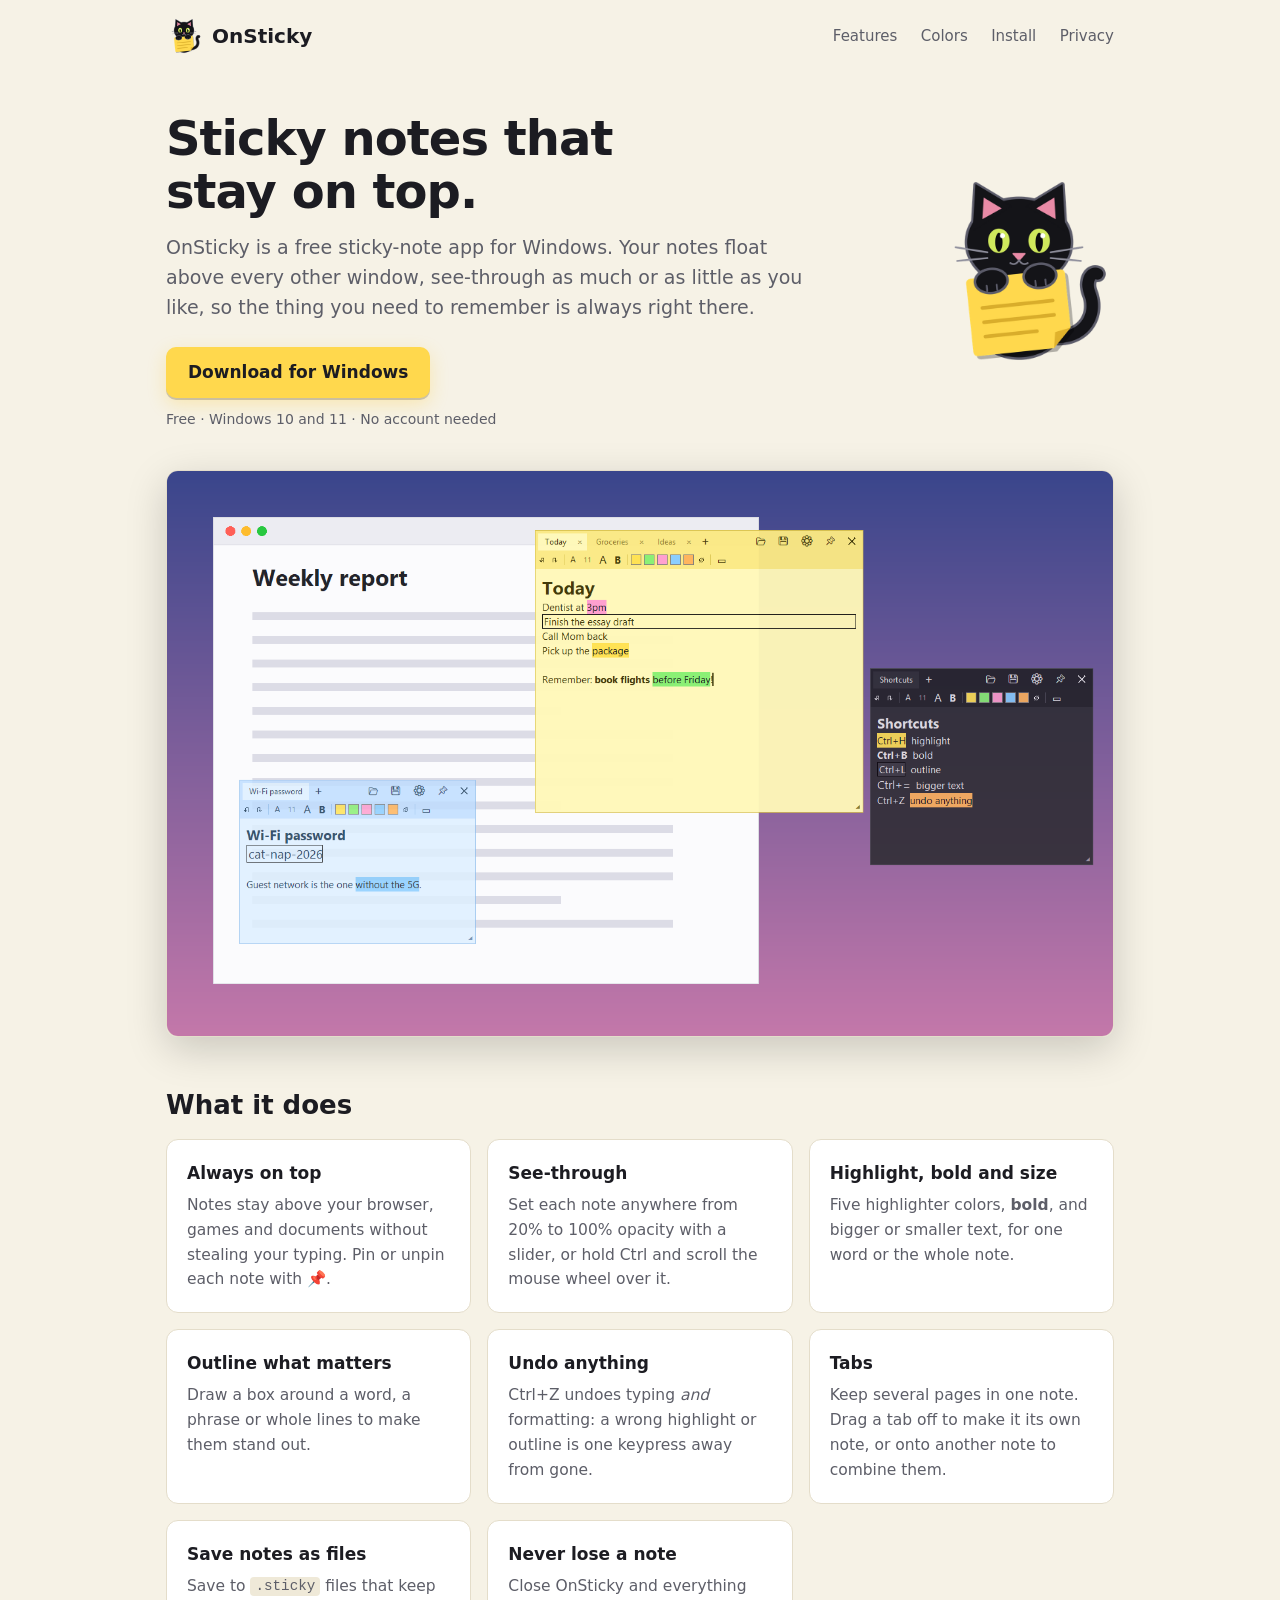
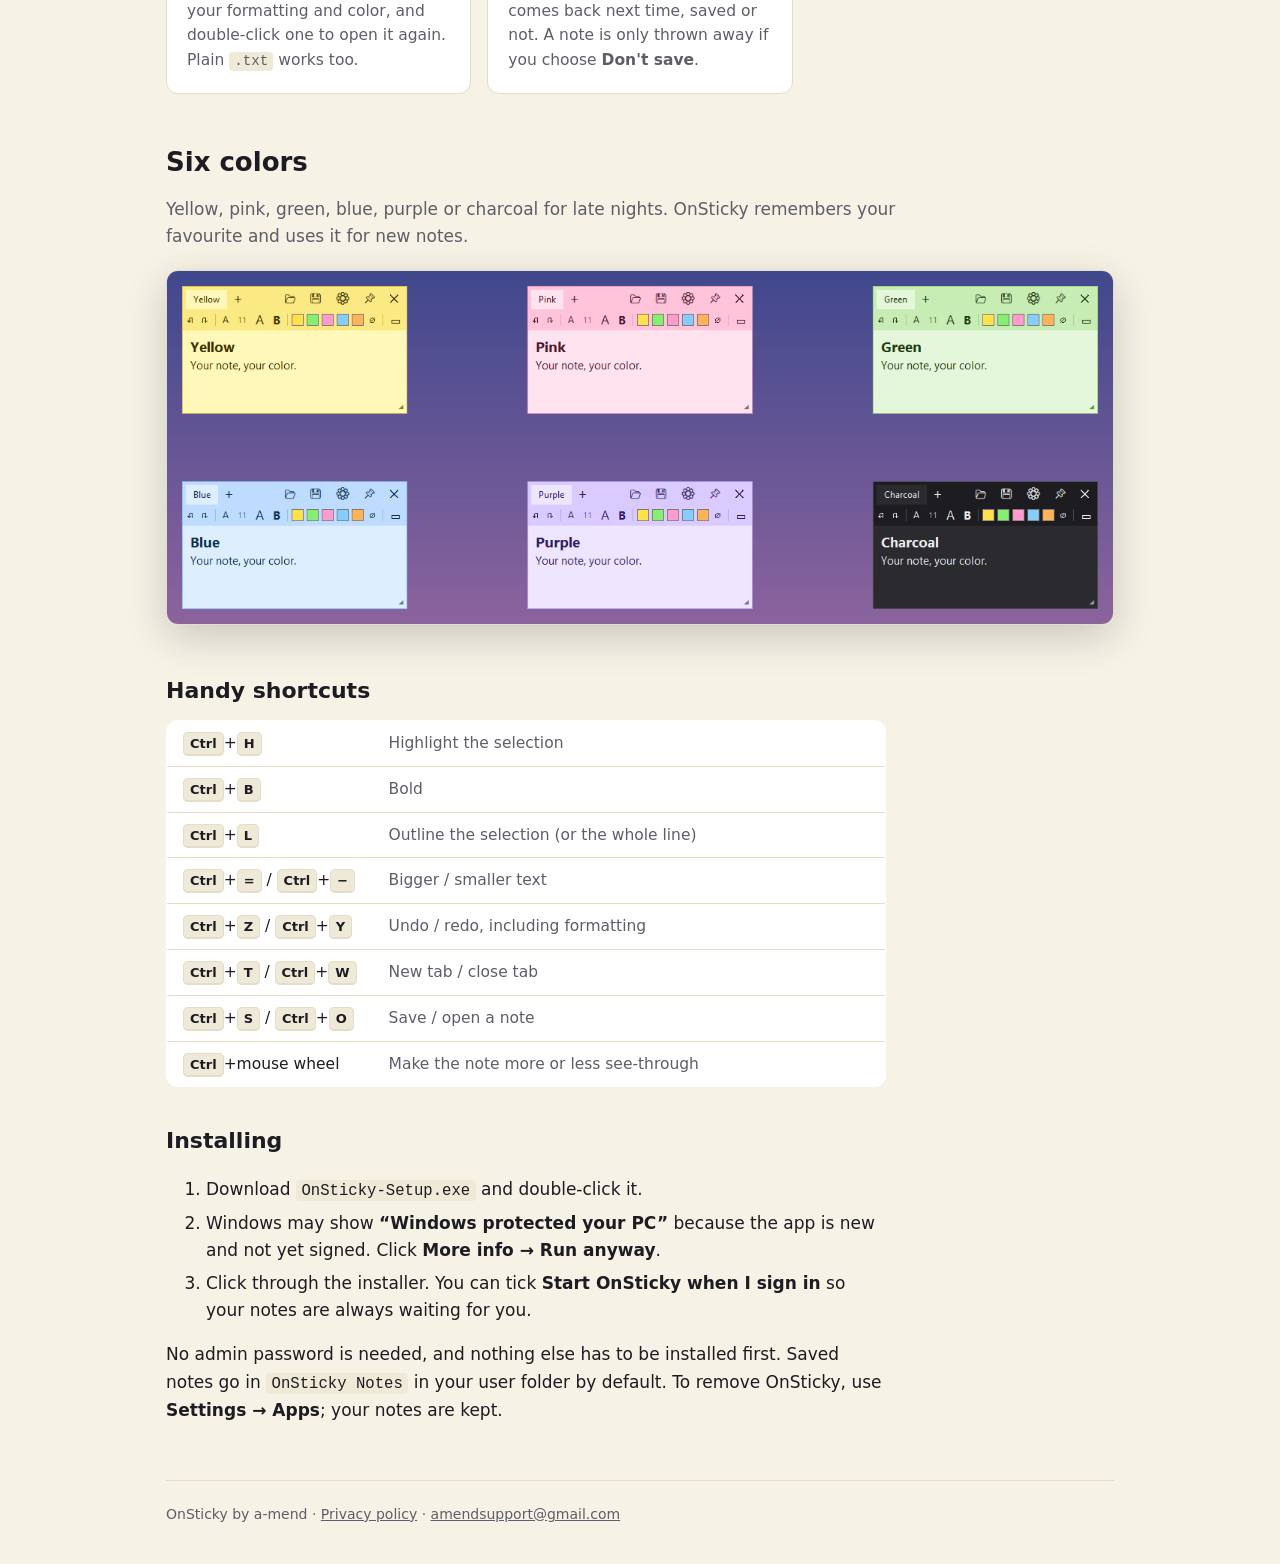
<file: index.html>
<!doctype html>
<html lang="en">
<head>
  <meta charset="utf-8">
  <meta name="viewport" content="width=device-width, initial-scale=1">
  <title>OnSticky: Sticky notes that stay on top</title>
  <meta name="description" content="OnSticky is a free Windows app for translucent sticky notes that stay on top of every other window. Highlight, outline, bold and resize text, use tabs, save notes as files, and never lose a note by accident.">
  <link rel="icon" href="assets/favicon.png">
  <link rel="stylesheet" href="style.css">
</head>
<body>
  <div class="wrap">
    <header class="top">
      <a class="brand" href="./"><img src="assets/icon-120.png" alt="">OnSticky</a>
      <nav>
        <a href="#features">Features</a>
        <a href="#colors">Colors</a>
        <a href="#install">Install</a>
        <a href="privacy.html">Privacy</a>
      </nav>
    </header>

    <main>
      <section class="hero">
        <div>
          <h1>Sticky notes that<br>stay on top.</h1>
          <p>OnSticky is a free sticky-note app for Windows. Your notes float above every other window, see-through as much or as little as you like, so the thing you need to remember is always right there.</p>
          <a class="btn" href="https://github.com/a-mend/onsticky-site/releases/latest/download/OnSticky-Setup.exe">Download for Windows</a>
          <div class="small">Free · Windows 10 and 11 · No account needed</div>
        </div>
        <img class="logo" src="assets/icon.png" alt="OnSticky logo: a black cat holding a sticky note">
      </section>

      <img class="shot" src="assets/screenshot.png" width="1440" height="860"
           alt="Three OnSticky notes floating over a document: a yellow note with tabs, highlights and an outlined line, a see-through blue note, and a dark note listing keyboard shortcuts">

      <section id="features">
        <h2>What it does</h2>
        <div class="features">
          <div class="card">
            <h3>Always on top</h3>
            <p>Notes stay above your browser, games and documents without stealing your typing. Pin or unpin each note with 📌.</p>
          </div>
          <div class="card">
            <h3>See-through</h3>
            <p>Set each note anywhere from 20% to 100% opacity with a slider, or hold Ctrl and scroll the mouse wheel over it.</p>
          </div>
          <div class="card">
            <h3>Highlight, bold and size</h3>
            <p>Five highlighter colors, <b>bold</b>, and bigger or smaller text, for one word or the whole note.</p>
          </div>
          <div class="card">
            <h3>Outline what matters</h3>
            <p>Draw a box around a word, a phrase or whole lines to make them stand out.</p>
          </div>
          <div class="card">
            <h3>Undo anything</h3>
            <p>Ctrl+Z undoes typing <i>and</i> formatting: a wrong highlight or outline is one keypress away from gone.</p>
          </div>
          <div class="card">
            <h3>Tabs</h3>
            <p>Keep several pages in one note. Drag a tab off to make it its own note, or onto another note to combine them.</p>
          </div>
          <div class="card">
            <h3>Save notes as files</h3>
            <p>Save to <code>.sticky</code> files that keep your formatting and color, and double-click one to open it again. Plain <code>.txt</code> works too.</p>
          </div>
          <div class="card">
            <h3>Never lose a note</h3>
            <p>Close OnSticky and everything comes back next time, saved or not. A note is only thrown away if you choose <b>Don't save</b>.</p>
          </div>
        </div>
      </section>

      <section id="colors">
        <h2>Six colors</h2>
        <p class="lead">Yellow, pink, green, blue, purple or charcoal for late nights. OnSticky remembers your favourite and uses it for new notes.</p>
        <img class="shot themes" src="assets/themes.png" width="1260" height="470" loading="lazy"
             alt="Six OnSticky notes, one in each color: yellow, pink, green, blue, purple and charcoal">
      </section>

      <section id="shortcuts" class="prose">
        <h2>Handy shortcuts</h2>
        <table class="keys">
          <tr><td><kbd>Ctrl</kbd>+<kbd>H</kbd></td><td>Highlight the selection</td></tr>
          <tr><td><kbd>Ctrl</kbd>+<kbd>B</kbd></td><td>Bold</td></tr>
          <tr><td><kbd>Ctrl</kbd>+<kbd>L</kbd></td><td>Outline the selection (or the whole line)</td></tr>
          <tr><td><kbd>Ctrl</kbd>+<kbd>=</kbd> / <kbd>Ctrl</kbd>+<kbd>−</kbd></td><td>Bigger / smaller text</td></tr>
          <tr><td><kbd>Ctrl</kbd>+<kbd>Z</kbd> / <kbd>Ctrl</kbd>+<kbd>Y</kbd></td><td>Undo / redo, including formatting</td></tr>
          <tr><td><kbd>Ctrl</kbd>+<kbd>T</kbd> / <kbd>Ctrl</kbd>+<kbd>W</kbd></td><td>New tab / close tab</td></tr>
          <tr><td><kbd>Ctrl</kbd>+<kbd>S</kbd> / <kbd>Ctrl</kbd>+<kbd>O</kbd></td><td>Save / open a note</td></tr>
          <tr><td><kbd>Ctrl</kbd>+mouse wheel</td><td>Make the note more or less see-through</td></tr>
        </table>
      </section>

      <section id="install" class="prose">
        <h2>Installing</h2>
        <ol>
          <li>Download <code>OnSticky-Setup.exe</code> and double-click it.</li>
          <li>Windows may show <b>“Windows protected your PC”</b> because the app is new and not yet signed. Click <b>More info → Run anyway</b>.</li>
          <li>Click through the installer. You can tick <b>Start OnSticky when I sign in</b> so your notes are always waiting for you.</li>
        </ol>
        <p>No admin password is needed, and nothing else has to be installed first. Saved notes go in <code>OnSticky Notes</code> in your user folder by default. To remove OnSticky, use <b>Settings → Apps</b>; your notes are kept.</p>
      </section>
    </main>

    <footer>
      OnSticky by a-mend · <a href="privacy.html">Privacy policy</a> · <a href="mailto:amendsupport@gmail.com">amendsupport@gmail.com</a>
    </footer>
  </div>
</body>
</html>
</file>
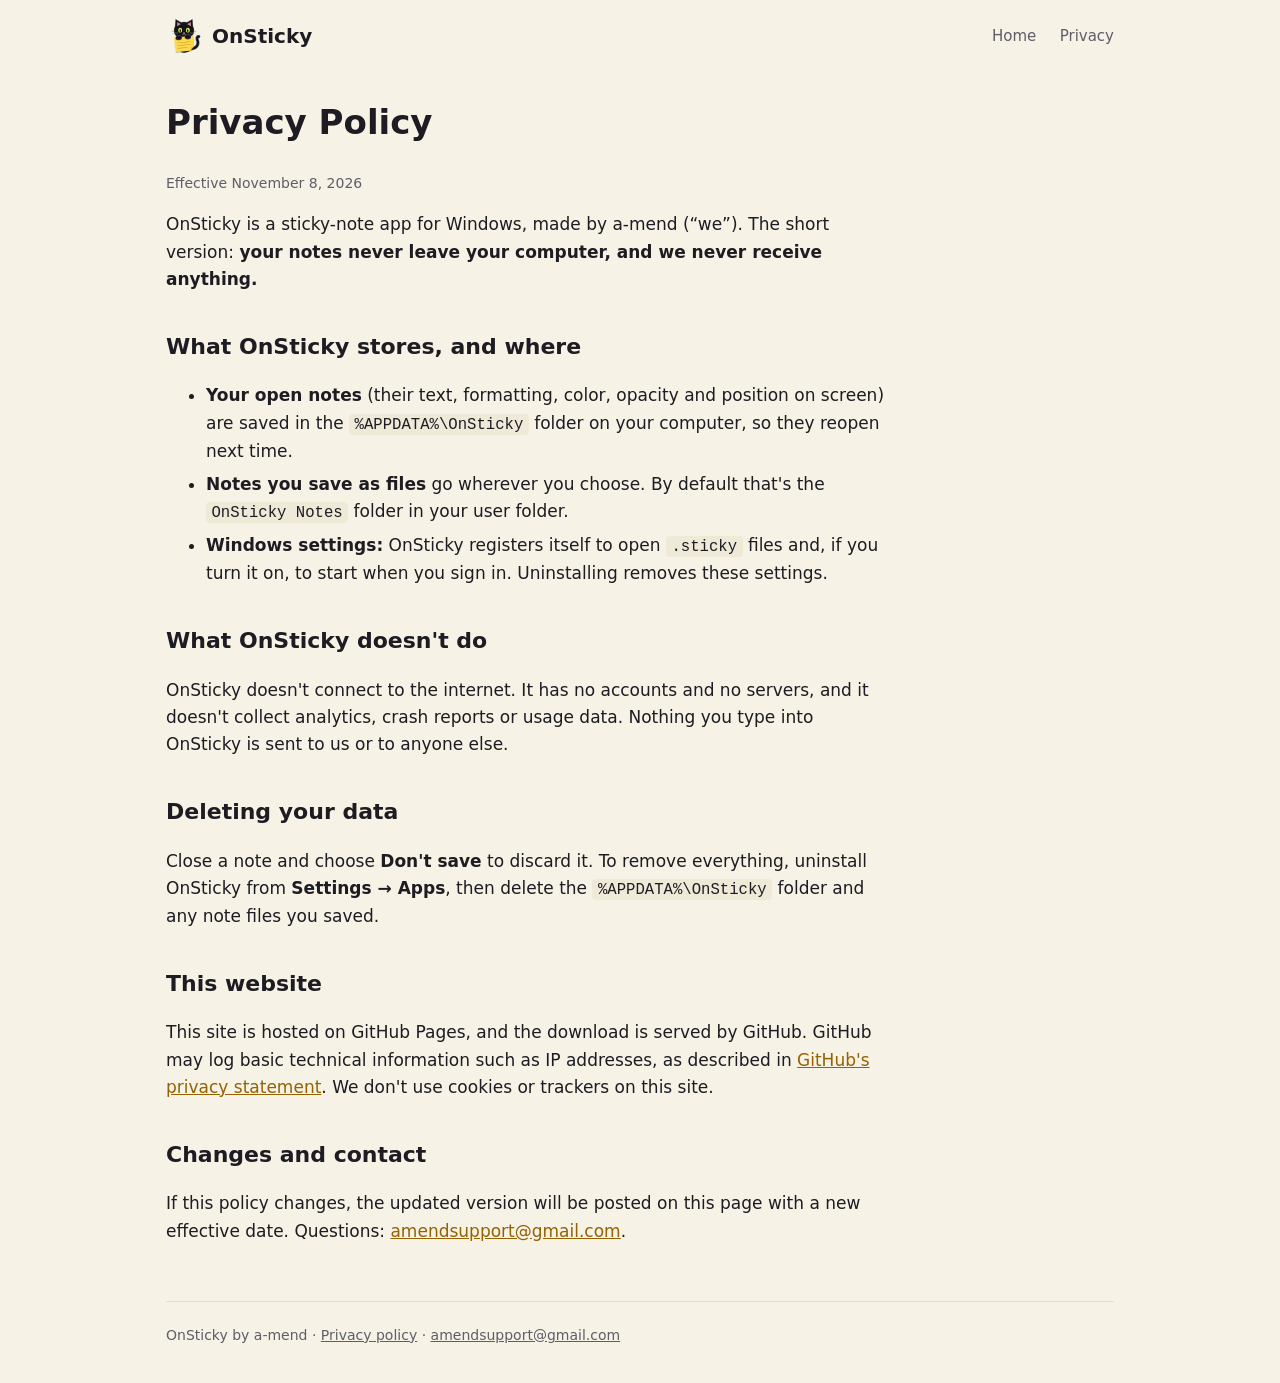
<file: privacy.html>
<!doctype html>
<html lang="en">
<head>
  <meta charset="utf-8">
  <meta name="viewport" content="width=device-width, initial-scale=1">
  <title>OnSticky Privacy Policy</title>
  <meta name="description" content="How the OnSticky desktop app handles your data: it stays on your computer.">
  <link rel="icon" href="assets/favicon.png">
  <link rel="stylesheet" href="style.css">
</head>
<body>
  <div class="wrap">
    <header class="top">
      <a class="brand" href="./"><img src="assets/icon-120.png" alt="">OnSticky</a>
      <nav>
        <a href="./">Home</a>
        <a href="privacy.html">Privacy</a>
      </nav>
    </header>

    <main class="prose">
      <h1>Privacy Policy</h1>
      <p class="small">Effective November 8, 2026</p>

      <p>OnSticky is a sticky-note app for Windows, made by a-mend (“we”). The short version: <b>your notes never leave your computer, and we never receive anything.</b></p>

      <h2>What OnSticky stores, and where</h2>
      <ul>
        <li><b>Your open notes</b> (their text, formatting, color, opacity and position on screen) are saved in the <code>%APPDATA%\OnSticky</code> folder on your computer, so they reopen next time.</li>
        <li><b>Notes you save as files</b> go wherever you choose. By default that's the <code>OnSticky Notes</code> folder in your user folder.</li>
        <li><b>Windows settings:</b> OnSticky registers itself to open <code>.sticky</code> files and, if you turn it on, to start when you sign in. Uninstalling removes these settings.</li>
      </ul>

      <h2>What OnSticky doesn't do</h2>
      <p>OnSticky doesn't connect to the internet. It has no accounts and no servers, and it doesn't collect analytics, crash reports or usage data. Nothing you type into OnSticky is sent to us or to anyone else.</p>

      <h2>Deleting your data</h2>
      <p>Close a note and choose <b>Don't save</b> to discard it. To remove everything, uninstall OnSticky from <b>Settings → Apps</b>, then delete the <code>%APPDATA%\OnSticky</code> folder and any note files you saved.</p>

      <h2>This website</h2>
      <p>This site is hosted on GitHub Pages, and the download is served by GitHub. GitHub may log basic technical information such as IP addresses, as described in <a href="https://docs.github.com/en/site-policy/privacy-policies/github-general-privacy-statement">GitHub's privacy statement</a>. We don't use cookies or trackers on this site.</p>

      <h2>Changes and contact</h2>
      <p>If this policy changes, the updated version will be posted on this page with a new effective date. Questions: <a href="mailto:amendsupport@gmail.com">amendsupport@gmail.com</a>.</p>
    </main>

    <footer>
      OnSticky by a-mend · <a href="privacy.html">Privacy policy</a> · <a href="mailto:amendsupport@gmail.com">amendsupport@gmail.com</a>
    </footer>
  </div>
</body>
</html>
</file>
<file: style.css>
:root {
  --bg: #f6f2e6;
  --card: #ffffff;
  --text: #1c1c22;
  --muted: #5d5e68;
  --line: #e4ddca;
  --accent: #946200;          /* links: dark amber, readable on cream */
  --btn: #ffd84d;             /* sticky-note yellow */
  --btn-text: #1c1c22;
  --code: #efe9d8;
}
@media (prefers-color-scheme: dark) {
  :root {
    --bg: #17171c;
    --card: #202027;
    --text: #ececf1;
    --muted: #a2a3ae;
    --line: #30303a;
    --accent: #ffd84d;
    --btn: #ffd84d;
    --btn-text: #17171c;
    --code: #2b2b33;
  }
}

* { box-sizing: border-box; }
html { -webkit-text-size-adjust: 100%; }
body {
  margin: 0;
  background: var(--bg);
  color: var(--text);
  font: 17px/1.6 system-ui, -apple-system, "Segoe UI", Roboto, sans-serif;
}
a { color: var(--accent); }
img { max-width: 100%; height: auto; display: block; }
code { overflow-wrap: anywhere; background: var(--code); padding: .1em .35em; border-radius: 4px; font-size: .92em; }

.wrap { max-width: 980px; margin: 0 auto; padding: 0 16px; }

/* Top bar */
.top { display: flex; align-items: center; justify-content: space-between; padding: 18px 0; }
.brand { display: flex; align-items: center; gap: 10px; font-weight: 700; font-size: 20px;
         color: var(--text); text-decoration: none; }
.brand img { width: 36px; height: 36px; }
.top nav a { color: var(--muted); text-decoration: none; margin-left: 18px; font-size: 15px; }
.top nav a:hover { color: var(--text); }

/* Hero */
.hero { display: grid; grid-template-columns: minmax(0, 1fr) auto; gap: 32px; align-items: center; padding: 40px 0 28px; }
.hero h1 { font-size: clamp(32px, 5vw, 48px); line-height: 1.1; margin: 0 0 14px; letter-spacing: -0.02em; }
.hero p { font-size: 19px; color: var(--muted); margin: 0 0 24px; max-width: 34em; }
.hero .logo { width: 190px; }
.btn { display: inline-block; background: var(--btn); color: var(--btn-text); font-weight: 650;
       padding: 12px 22px; border-radius: 10px; text-decoration: none;
       box-shadow: 0 2px 0 rgba(0,0,0,.18), 0 6px 18px rgba(255,200,40,.28); }
.btn:hover { filter: brightness(1.05); }
.small { font-size: 14px; color: var(--muted); margin-top: 10px; }

.shot { border-radius: 12px; border: 1px solid var(--line); box-shadow: 0 12px 40px rgba(0,0,0,.18); margin: 12px 0 48px; }
.shot.themes { margin-top: 0; }

/* Features */
.features { display: grid; grid-template-columns: repeat(auto-fit, minmax(260px, 1fr)); gap: 16px; margin-bottom: 48px; }
.card { background: var(--card); border: 1px solid var(--line); border-radius: 12px; padding: 20px; }
.card h3 { margin: 0 0 6px; font-size: 17px; }
.card p { margin: 0; color: var(--muted); font-size: 15.5px; }

section h2 { font-size: 26px; margin: 0 0 12px; }
.lead { font-size: 17px; color: var(--muted); max-width: 44em; margin: 0 0 20px; }
.prose { max-width: 720px; }
.prose h2 { margin-top: 36px; font-size: 22px; }
.prose li { margin-bottom: 6px; }

/* Shortcuts table */
.keys { border-collapse: collapse; width: 100%; background: var(--card); border: 1px solid var(--line); border-radius: 12px; overflow: hidden; }
.keys td { padding: 10px 16px; border-bottom: 1px solid var(--line); font-size: 15.5px; }
.keys tr:last-child td { border-bottom: 0; }
.keys td:first-child { white-space: nowrap; width: 1%; }
.keys td:last-child { color: var(--muted); }
kbd { font: 600 13px/1 system-ui, "Segoe UI", sans-serif; background: var(--code); border: 1px solid var(--line);
      border-bottom-width: 2px; border-radius: 5px; padding: 3px 6px; }

footer { border-top: 1px solid var(--line); margin-top: 56px; padding: 22px 0 40px; color: var(--muted); font-size: 14px; }
footer a { color: var(--muted); }

@media (max-width: 640px) {
  .hero { grid-template-columns: minmax(0, 1fr); padding-top: 16px; }
  .top { flex-wrap: wrap; gap: 6px; }
  .top nav a:first-child { margin-left: 0; }
  .hero .logo { width: 110px; order: -1; }
  .top nav a { margin-left: 12px; }
  .keys td { padding: 8px 10px; }
  .keys td:first-child { white-space: normal; }
}
</file>
